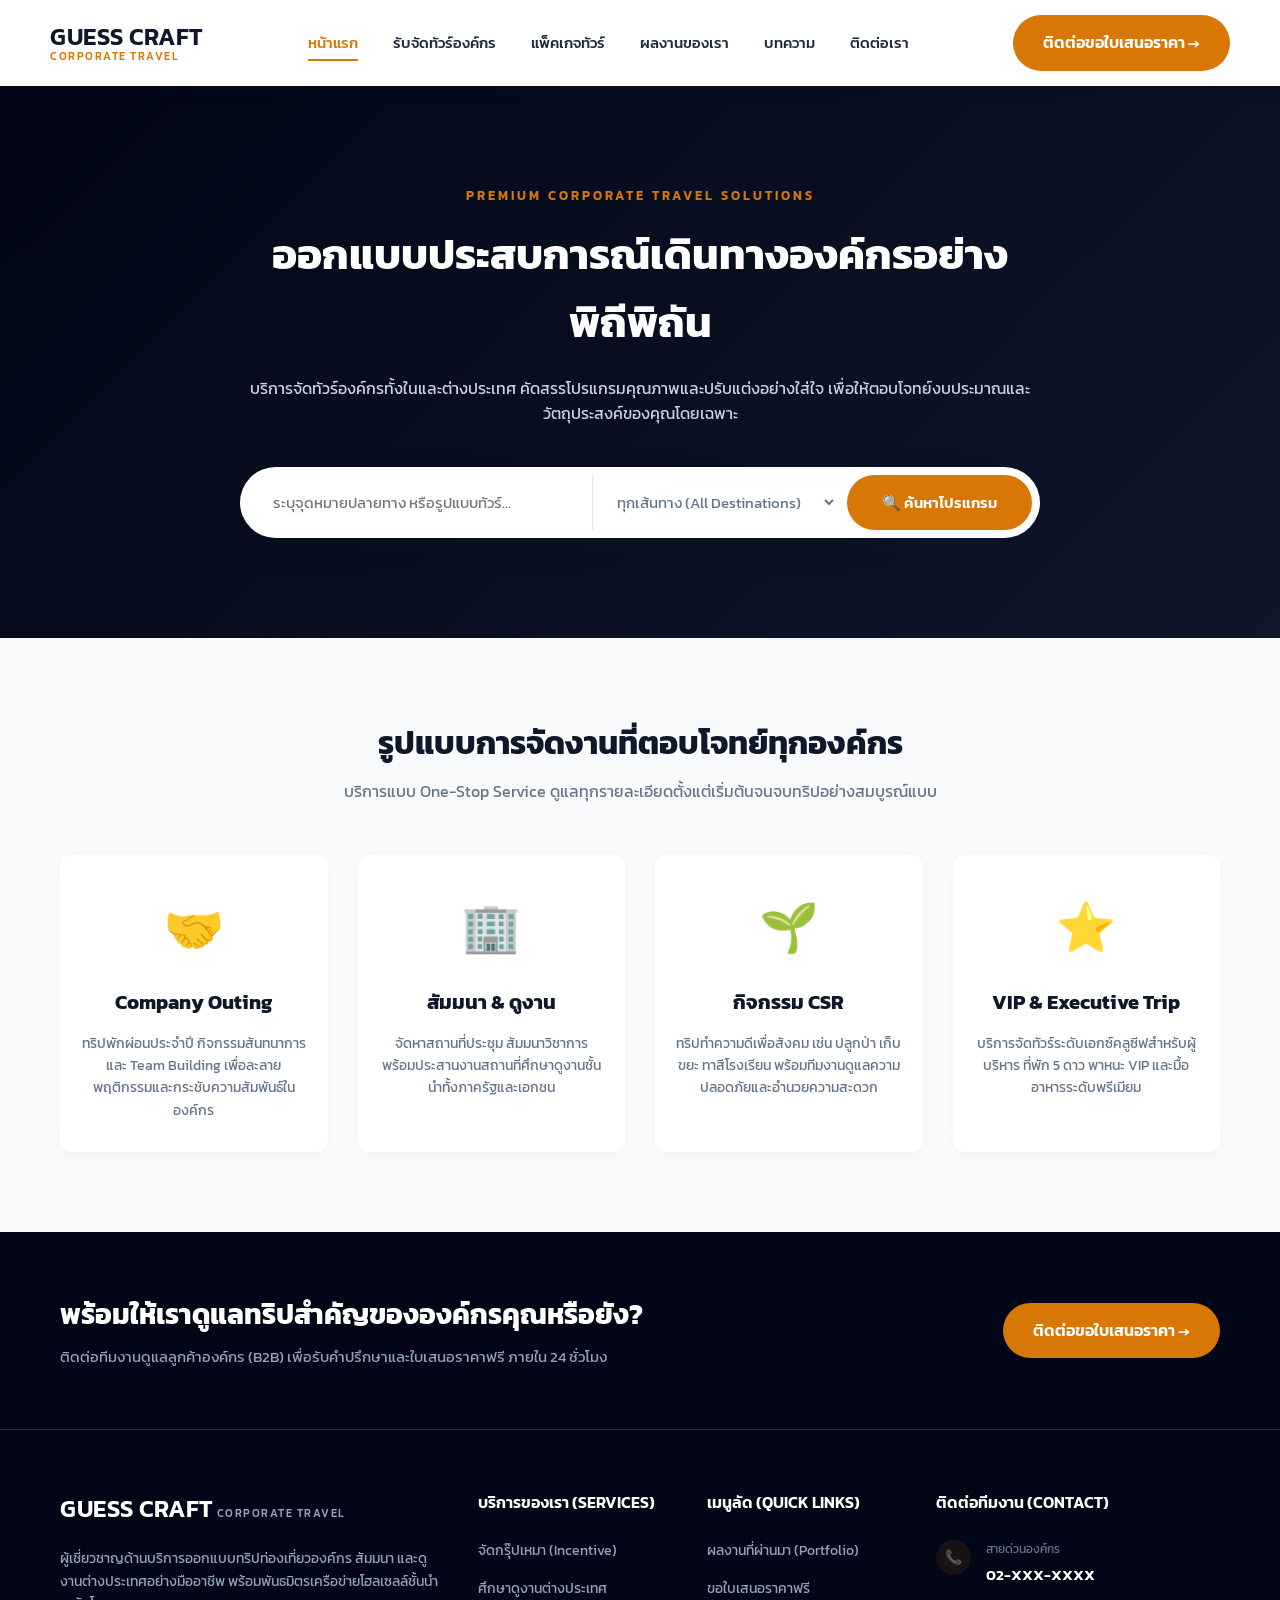
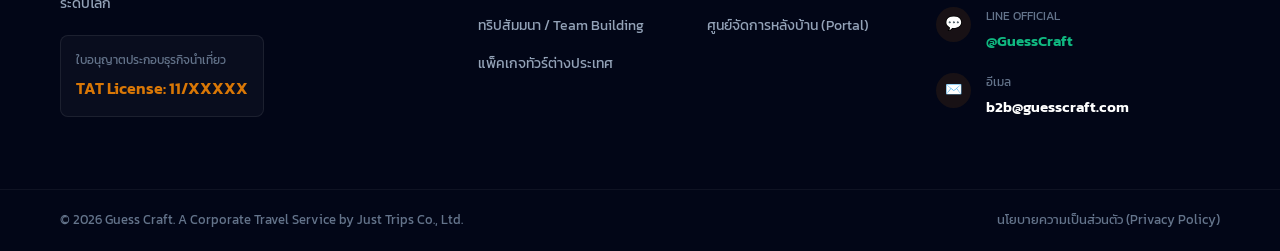
<file: index.html>
<!DOCTYPE html>
<html lang="th">
<head>
    <meta charset="UTF-8">
    <meta name="viewport" content="width=device-width, initial-scale=1.0">
    
    <!-- ==========================================
         SEO Meta Tags (อัปเดตใหม่ให้ตรงกับแบรนด์ Guess Craft)
         ========================================== -->
    <title>Guess Craft | บริการรับจัดทัวร์องค์กรระดับพรีเมียม (B2B)</title>
    <meta name="description" content="Guess Craft ผู้เชี่ยวชาญด้านบริการออกแบบและรับจัดทัวร์องค์กร (B2B) บริการครบวงจรทั้งในและต่างประเทศ จัดสัมมนา ศึกษาดูงาน และ Company Outing ด้วยประสบการณ์ระดับมืออาชีพ">
    <meta name="keywords" content="รับจัดทัวร์องค์กร, company outing, จัดสัมมนา, ศึกษาดูงานต่างประเทศ, บริษัททัวร์ B2B, Guess Craft">
    <meta name="robots" content="index, follow">
    
    <!-- นำเข้าฟอนต์ Kanit -->
    <link href="https://fonts.googleapis.com/css2?family=Kanit:wght@300;400;500;600&display=swap" rel="stylesheet">
    
    <!-- เชื่อมโยงไฟล์ CSS ศูนย์กลางของเรา -->
    <link rel="stylesheet" href="assets/css/style.css">
</head>
<body>

    <!-- แถบเมนูหลัก (Navbar) -->
    <nav class="navbar">
        <div class="logo">
            <span class="logo-text">GUESS CRAFT</span>
            <span class="logo-subtext">CORPORATE TRAVEL</span>
        </div>
        
        <!-- ปุ่ม Hamburger ☰ สำหรับมือถือ -->
        <div class="hamburger">☰</div>
        
        <ul class="nav-links">
            <li><a href="index.html" class="active">หน้าแรก</a></li>
            <li><a href="corporate.html">รับจัดทัวร์องค์กร</a></li>
            <li><a href="packages.html">แพ็คเกจทัวร์</a></li>
            <li><a href="portfolio.html">ผลงานของเรา</a></li>
            <li><a href="articles.html">บทความ</a></li> 
            <li><a href="contact.html">ติดต่อเรา</a></li>
        </ul>
        
        <a href="contact.html" class="btn-cta">ติดต่อขอใบเสนอราคา &rarr;</a>
    </nav>

    <!-- แบนเนอร์หลัก (Hero Section) ปรับคำโปรยให้ดูพรีเมียมและเข้ากับคำว่า Craft -->
    <header class="hero-section">
        <div class="hero-content">
            <p class="hero-subtitle">PREMIUM CORPORATE TRAVEL SOLUTIONS</p>
            <h1 class="hero-title">ออกแบบประสบการณ์เดินทางองค์กรอย่างพิถีพิถัน</h1>
            <p class="hero-desc">บริการจัดทัวร์องค์กรทั้งในและต่างประเทศ คัดสรรโปรแกรมคุณภาพและปรับแต่งอย่างใส่ใจ เพื่อให้ตอบโจทย์งบประมาณและวัตถุประสงค์ของคุณโดยเฉพาะ</p>
            
            <!-- กล่องค้นหา (คงไว้แต่ปรับ Placeholder ให้ดูโปรขึ้น) -->
            <form action="packages.html" method="GET" class="search-box">
                <input type="text" name="keyword" placeholder="ระบุจุดหมายปลายทาง หรือรูปแบบทัวร์..." class="search-input">
                
                <select name="region" class="search-select">
                    <option value="all">ทุกเส้นทาง (All Destinations)</option>
                    <option value="domestic">ในประเทศ (Domestic)</option>
                    <option value="asia">เอเชีย (Asia)</option>
                    <option value="europe">ยุโรป (Europe)</option>
                </select>
                
                <button type="submit" class="btn-search">🔍 ค้นหาโปรแกรม</button>
            </form>
        </div>
    </header>

    <!-- Section: รูปแบบบริการหลัก (Core Services) -->
    <section class="services-section">
        <div class="container">
            <h2 class="section-title">รูปแบบการจัดงานที่ตอบโจทย์ทุกองค์กร</h2>
            <p class="section-subtitle">บริการแบบ One-Stop Service ดูแลทุกรายละเอียดตั้งแต่เริ่มต้นจนจบทริปอย่างสมบูรณ์แบบ</p>
            
            <div class="services-grid">
                <!-- บริการที่ 1 -->
                <div class="service-card">
                    <div class="service-icon">🤝</div>
                    <h3 class="service-title">Company Outing</h3>
                    <p class="service-desc">ทริปพักผ่อนประจำปี กิจกรรมสันทนาการ และ Team Building เพื่อละลายพฤติกรรมและกระชับความสัมพันธ์ในองค์กร</p>
                </div>
                
                <!-- บริการที่ 2 -->
                <div class="service-card">
                    <div class="service-icon">🏢</div>
                    <h3 class="service-title">สัมมนา & ดูงาน</h3>
                    <p class="service-desc">จัดหาสถานที่ประชุม สัมมนาวิชาการ พร้อมประสานงานสถานที่ศึกษาดูงานชั้นนำทั้งภาครัฐและเอกชน</p>
                </div>
                
                <!-- บริการที่ 3 -->
                <div class="service-card">
                    <div class="service-icon">🌱</div>
                    <h3 class="service-title">กิจกรรม CSR</h3>
                    <p class="service-desc">ทริปทำความดีเพื่อสังคม เช่น ปลูกป่า เก็บขยะ ทาสีโรงเรียน พร้อมทีมงานดูแลความปลอดภัยและอำนวยความสะดวก</p>
                </div>
                
                <!-- บริการที่ 4 -->
                <div class="service-card">
                    <div class="service-icon">⭐</div>
                    <h3 class="service-title">VIP & Executive Trip</h3>
                    <p class="service-desc">บริการจัดทัวร์ระดับเอกซ์คลูซีฟสำหรับผู้บริหาร ที่พัก 5 ดาว พาหนะ VIP และมื้ออาหารระดับพรีเมียม</p>
                </div>
            </div>
        </div>
    </section>

    <!-- ==========================================
         แถบ Call to Action (CTA) กระตุ้นการตัดสินใจ
         ========================================== -->
    <section class="cta-section">
        <div class="container cta-container">
            <div class="cta-text">
                <h2>พร้อมให้เราดูแลทริปสำคัญขององค์กรคุณหรือยัง?</h2>
                <p>ติดต่อทีมงานดูแลลูกค้าองค์กร (B2B) เพื่อรับคำปรึกษาและใบเสนอราคาฟรี ภายใน 24 ชั่วโมง</p>
            </div>
            <a href="contact.html" class="btn-cta">ติดต่อขอใบเสนอราคา &rarr;</a>
        </div>
    </section>

    <!-- ==========================================
         Dark Premium Footer
         ========================================== -->
    <footer class="footer-dark">
        <div class="container footer-grid">
            <!-- คอลัมน์ 1: ข้อมูลบริษัท -->
            <div class="footer-col brand-col">
                <div class="footer-logo">
                    <span class="logo-text" style="color: #ffffff;">GUESS CRAFT</span>
                    <span class="logo-subtext" style="color: #94a3b8;">CORPORATE TRAVEL</span>
                </div>
                <p class="brand-desc">ผู้เชี่ยวชาญด้านบริการออกแบบทริปท่องเที่ยวองค์กร สัมมนา และดูงานต่างประเทศอย่างมืออาชีพ พร้อมพันธมิตรเครือข่ายโฮลเซลล์ชั้นนำระดับโลก</p>
                <div class="license-box">
                    <p class="license-title">ใบอนุญาตประกอบธุรกิจนำเที่ยว</p>
                    <!-- อย่าลืมแก้เลขที่ใบอนุญาตจริงตรงนี้นะครับ -->
                    <p class="license-no">TAT License: 11/XXXXX</p>
                </div>
            </div>

            <!-- คอลัมน์ 2: บริการของเรา -->
            <div class="footer-col">
                <h3>บริการของเรา (SERVICES)</h3>
                <ul>
                    <li><a href="corporate.html">จัดกรุ๊ปเหมา (Incentive)</a></li>
                    <li><a href="corporate.html">ศึกษาดูงานต่างประเทศ</a></li>
                    <li><a href="corporate.html">ทริปสัมมนา / Team Building</a></li>
                    <li><a href="packages.html">แพ็คเกจทัวร์ต่างประเทศ</a></li>
                </ul>
            </div>

            <!-- คอลัมน์ 3: เมนูลัด -->
            <div class="footer-col">
                <h3>เมนูลัด (QUICK LINKS)</h3>
                <ul>
                    <li><a href="portfolio.html">ผลงานที่ผ่านมา (Portfolio)</a></li>
                    <li><a href="contact.html">ขอใบเสนอราคาฟรี</a></li>
                    <li><a href="#">ศูนย์จัดการหลังบ้าน (Portal)</a></li>
                </ul>
            </div>

            <!-- คอลัมน์ 4: ติดต่อทีมงาน -->
            <div class="footer-col contact-col">
                <h3>ติดต่อทีมงาน (CONTACT)</h3>
                <div class="footer-contact-item">
                    <div class="icon">📞</div>
                    <div>
                        <p class="label">สายด่วนองค์กร</p>
                        <p class="value">02-XXX-XXXX</p>
                    </div>
                </div>
                <div class="footer-contact-item">
                    <div class="icon">💬</div>
                    <div>
                        <p class="label">LINE OFFICIAL</p>
                        <p class="value" style="color: #10b981;">@GuessCraft</p>
                    </div>
                </div>
                <div class="footer-contact-item">
                    <div class="icon">✉️</div>
                    <div>
                        <p class="label">อีเมล</p>
                        <p class="value">b2b@guesscraft.com</p>
                    </div>
                </div>
            </div>
        </div>
        
        <div class="footer-bottom">
            <div class="container bottom-flex">
                <p>&copy; 2026 Guess Craft. A Corporate Travel Service by Just Trips Co., Ltd.</p>
                <a href="#">นโยบายความเป็นส่วนตัว (Privacy Policy)</a>
            </div>
        </div>
    </footer>

    <!-- Script ต้องอยู่ก่อนปิด body เสมอ -->
    <script src="assets/js/main.js"></script>
</body>
</html>
</file>
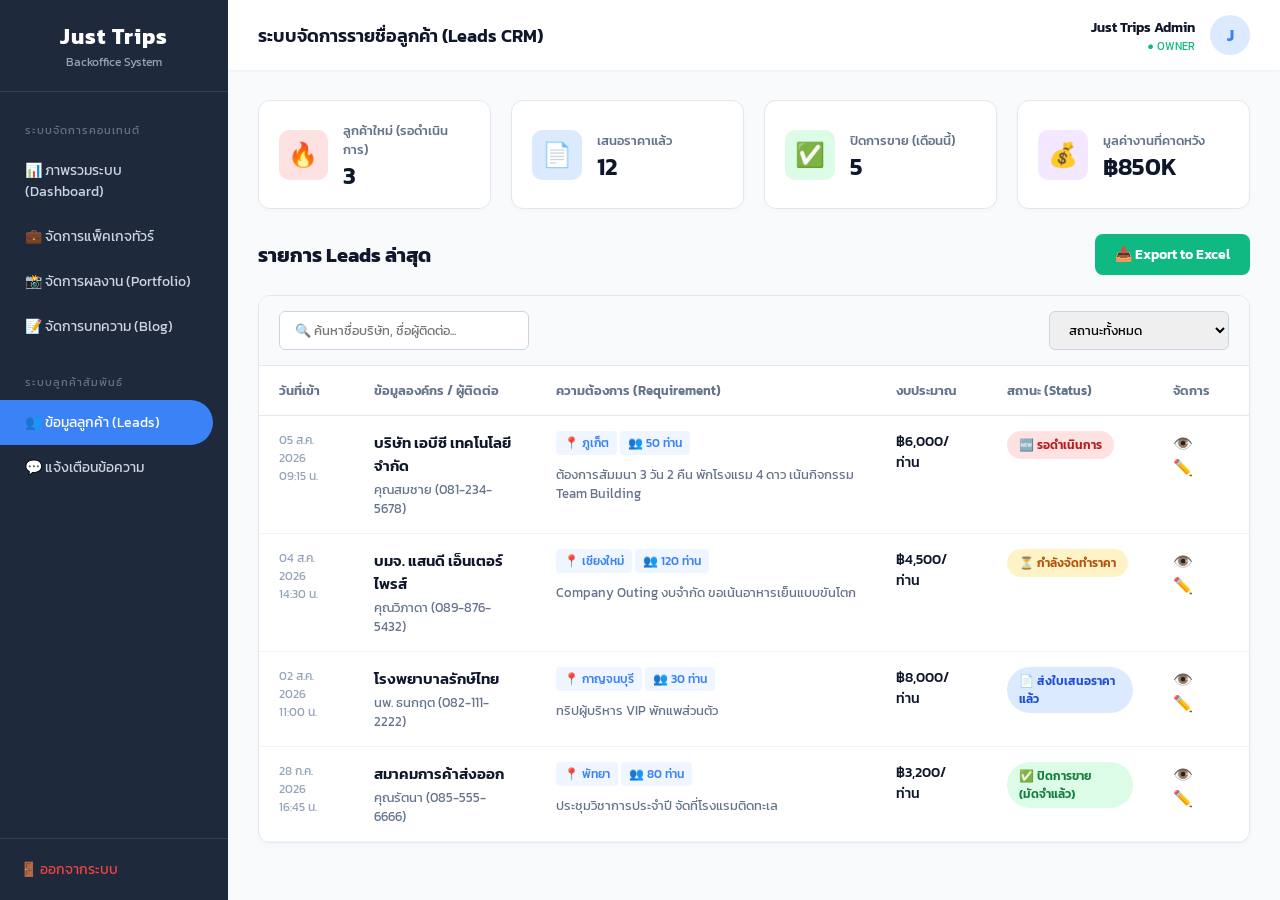
<file: admin-leads.html>
<!DOCTYPE html>
<html lang="th">
<head>
    <meta charset="UTF-8">
    <meta name="viewport" content="width=device-width, initial-scale=1.0">
    <title>ข้อมูลลูกค้า (Leads) | Just Trips Backoffice</title>
    <link href="https://fonts.googleapis.com/css2?family=Kanit:wght@300;400;500;600&display=swap" rel="stylesheet">
    
    <style>
        /* =========================================
           CSS สำหรับ Admin Panel (โครงสร้างหลัก)
           ========================================= */
        :root {
            --admin-primary: #1e293b; 
            --admin-secondary: #3b82f6; 
            --admin-bg: #f8fafc; 
            --admin-card: #ffffff;
            --admin-text: #334155;
            --admin-border: #e2e8f0;
        }

        * { margin: 0; padding: 0; box-sizing: border-box; font-family: 'Kanit', sans-serif; }
        body { background-color: var(--admin-bg); color: var(--admin-text); display: flex; height: 100vh; overflow: hidden; }

        /* Sidebar */
        .sidebar { width: 260px; background-color: var(--admin-primary); color: #fff; display: flex; flex-direction: column; }
        .sidebar-header { padding: 20px; text-align: center; border-bottom: 1px solid rgba(255,255,255,0.1); }
        .sidebar-header h2 { font-size: 22px; color: #fff; letter-spacing: 1px; }
        .sidebar-header p { font-size: 12px; color: #94a3b8; }
        .sidebar-menu { list-style: none; padding: 20px 0; flex-grow: 1; overflow-y: auto; }
        .menu-category { font-size: 11px; color: #64748b; padding: 10px 25px; text-transform: uppercase; letter-spacing: 1px; }
        .sidebar-menu li a { display: flex; align-items: center; gap: 15px; padding: 12px 25px; color: #cbd5e1; text-decoration: none; font-size: 14px; transition: 0.2s; }
        .sidebar-menu li a:hover, .sidebar-menu li a.active { background-color: var(--admin-secondary); color: #fff; border-radius: 0 25px 25px 0; margin-right: 15px; }
        .sidebar-footer { padding: 20px; border-top: 1px solid rgba(255,255,255,0.1); }
        .btn-logout { color: #ef4444; text-decoration: none; font-size: 14px; display: flex; align-items: center; gap: 10px; }

        /* Main Content */
        .main-content { flex-grow: 1; display: flex; flex-direction: column; overflow-y: auto; }
        .topbar { background-color: var(--admin-card); height: 70px; padding: 0 30px; display: flex; justify-content: space-between; align-items: center; box-shadow: 0 1px 3px rgba(0,0,0,0.05); z-index: 10; }
        .topbar-title { font-size: 18px; font-weight: 600; color: #0f172a; }
        .user-profile { display: flex; align-items: center; gap: 15px; }
        .user-info { text-align: right; }
        .user-name { font-size: 14px; font-weight: 600; color: #0f172a; }
        .user-role { font-size: 11px; color: #10b981; }
        .avatar { width: 40px; height: 40px; background-color: #dbeafe; color: var(--admin-secondary); border-radius: 50%; display: flex; align-items: center; justify-content: center; font-weight: bold; }

        .content-wrapper { padding: 30px; max-width: 1200px; margin: 0 auto; width: 100%; }

        /* =========================================
           CSS สำหรับ Leads CRM 
           ========================================= */
        .page-header-actions { display: flex; justify-content: space-between; align-items: center; margin-bottom: 20px; }
        .page-header-actions h3 { color: #0f172a; font-size: 20px; }
        
        .btn { padding: 10px 20px; border-radius: 8px; font-size: 14px; font-weight: 600; cursor: pointer; transition: 0.2s; border: none; text-decoration: none; display: inline-block; }
        .btn-primary { background-color: var(--admin-secondary); color: #fff; }
        .btn-primary:hover { background-color: #2563eb; }
        .btn-export { background-color: #10b981; color: #fff; }
        .btn-export:hover { background-color: #059669; }

        /* การ์ดสรุปยอด (KPI Cards) */
        .kpi-grid { display: grid; grid-template-columns: repeat(4, 1fr); gap: 20px; margin-bottom: 25px; }
        .kpi-card { background-color: var(--admin-card); padding: 20px; border-radius: 12px; border: 1px solid var(--admin-border); box-shadow: 0 2px 4px rgba(0,0,0,0.02); display: flex; align-items: center; gap: 15px; }
        .kpi-icon { width: 50px; height: 50px; border-radius: 10px; display: flex; justify-content: center; align-items: center; font-size: 24px; }
        .kpi-info h4 { font-size: 13px; color: #64748b; font-weight: 500; margin-bottom: 5px; }
        .kpi-info .kpi-value { font-size: 24px; font-weight: 600; color: #0f172a; line-height: 1; }

        /* ตาราง Leads */
        .table-container { background-color: var(--admin-card); border-radius: 12px; box-shadow: 0 4px 6px rgba(0,0,0,0.02); border: 1px solid var(--admin-border); overflow: hidden; }
        .table-toolbar { padding: 15px 20px; border-bottom: 1px solid var(--admin-border); display: flex; justify-content: space-between; background-color: #f8fafc; }
        .search-input { padding: 8px 15px; border: 1px solid #cbd5e1; border-radius: 6px; font-size: 13px; width: 250px; outline: none; }
        
        table { width: 100%; border-collapse: collapse; text-align: left; }
        th { padding: 15px 20px; font-size: 13px; font-weight: 600; color: #64748b; background-color: #ffffff; border-bottom: 1px solid var(--admin-border); }
        td { padding: 15px 20px; font-size: 14px; color: #334155; border-bottom: 1px solid #f1f5f9; vertical-align: top; }
        tr:hover td { background-color: #f8fafc; }

        .lead-company { font-weight: 600; color: #0f172a; margin-bottom: 3px; font-size: 15px; }
        .lead-contact { font-size: 13px; color: #64748b; }
        .lead-date { font-size: 12px; color: #94a3b8; }
        
        .req-highlight { display: inline-block; background-color: #eff6ff; color: var(--admin-secondary); padding: 3px 8px; border-radius: 4px; font-size: 12px; font-weight: 500; margin-bottom: 5px; }

        /* ป้ายสถานะ B2B Sales */
        .status-badge { padding: 5px 12px; border-radius: 50px; font-size: 12px; font-weight: 600; display: inline-block; }
        .status-new { background-color: #fee2e2; color: #b91c1c; } /* สีแดง: งานใหม่ต้องรีบโทร */
        .status-contacted { background-color: #fef3c7; color: #b45309; } /* สีเหลือง: กำลังคุย */
        .status-quoted { background-color: #dbeafe; color: #1d4ed8; } /* สีน้ำเงิน: ส่งใบเสนอราคาแล้ว */
        .status-won { background-color: #dcfce7; color: #15803d; } /* สีเขียว: ปิดการขาย */

        .action-links a { color: #64748b; text-decoration: none; font-size: 16px; margin-right: 10px; transition: 0.2s; }
        .action-links a:hover { color: var(--admin-secondary); }
    </style>
</head>
<body>

    <!-- Sidebar -->
    <aside class="sidebar">
        <div class="sidebar-header">
            <h2>Just Trips</h2>
            <p>Backoffice System</p>
        </div>
        <ul class="sidebar-menu">
            <div class="menu-category">ระบบจัดการคอนเทนต์</div>
            <li><a href="#">📊 ภาพรวมระบบ (Dashboard)</a></li>
            <li><a href="admin-packages.html">💼 จัดการแพ็คเกจทัวร์</a></li>
            <li><a href="#">📸 จัดการผลงาน (Portfolio)</a></li>
            <li><a href="#">📝 จัดการบทความ (Blog)</a></li>
            
            <div class="menu-category" style="margin-top: 15px;">ระบบลูกค้าสัมพันธ์</div>
            <!-- Active เมนูอยู่ที่นี่ -->
            <li><a href="admin-leads.html" class="active">👥 ข้อมูลลูกค้า (Leads)</a></li>
            <li><a href="#">💬 แจ้งเตือนข้อความ</a></li>
        </ul>
        <div class="sidebar-footer">
            <a href="#" class="btn-logout">🚪 ออกจากระบบ</a>
        </div>
    </aside>

    <!-- Main Content -->
    <main class="main-content">
        
        <header class="topbar">
            <div class="topbar-title">ระบบจัดการรายชื่อลูกค้า (Leads CRM)</div>
            <div class="user-profile">
                <div class="user-info">
                    <div class="user-name">Just Trips Admin</div>
                    <div class="user-role">● OWNER</div>
                </div>
                <div class="avatar">J</div>
            </div>
        </header>

        <div class="content-wrapper">
            
            <!-- KPI Cards -->
            <div class="kpi-grid">
                <div class="kpi-card">
                    <div class="kpi-icon" style="background-color: #fee2e2; color: #ef4444;">🔥</div>
                    <div class="kpi-info">
                        <h4>ลูกค้าใหม่ (รอดำเนินการ)</h4>
                        <div class="kpi-value">3</div>
                    </div>
                </div>
                <div class="kpi-card">
                    <div class="kpi-icon" style="background-color: #dbeafe; color: #3b82f6;">📄</div>
                    <div class="kpi-info">
                        <h4>เสนอราคาแล้ว</h4>
                        <div class="kpi-value">12</div>
                    </div>
                </div>
                <div class="kpi-card">
                    <div class="kpi-icon" style="background-color: #dcfce7; color: #10b981;">✅</div>
                    <div class="kpi-info">
                        <h4>ปิดการขาย (เดือนนี้)</h4>
                        <div class="kpi-value">5</div>
                    </div>
                </div>
                <div class="kpi-card">
                    <div class="kpi-icon" style="background-color: #f3e8ff; color: #a855f7;">💰</div>
                    <div class="kpi-info">
                        <h4>มูลค่างานที่คาดหวัง</h4>
                        <div class="kpi-value">฿850K</div>
                    </div>
                </div>
            </div>

            <div class="page-header-actions">
                <h3>รายการ Leads ล่าสุด</h3>
                <a href="#" class="btn btn-export">📥 Export to Excel</a>
            </div>

            <!-- ตารางข้อมูลลูกค้า -->
            <div class="table-container">
                <div class="table-toolbar">
                    <input type="text" class="search-input" placeholder="🔍 ค้นหาชื่อบริษัท, ชื่อผู้ติดต่อ...">
                    <select class="search-input" style="width: 180px;">
                        <option>สถานะทั้งหมด</option>
                        <option>🆕 ลูกค้าใหม่</option>
                        <option>⏳ กำลังติดต่อ</option>
                        <option>📄 เสนอราคาแล้ว</option>
                        <option>✅ ปิดการขาย</option>
                    </select>
                </div>
                
                <table>
                    <thead>
                        <tr>
                            <th>วันที่เข้า</th>
                            <th>ข้อมูลองค์กร / ผู้ติดต่อ</th>
                            <th>ความต้องการ (Requirement)</th>
                            <th>งบประมาณ</th>
                            <th>สถานะ (Status)</th>
                            <th>จัดการ</th>
                        </tr>
                    </thead>
                    <tbody>
                        <!-- Lead 1: ลูกค้าใหม่เพิ่งกรอกฟอร์ม -->
                        <tr>
                            <td>
                                <div class="lead-date">05 ส.ค. 2026</div>
                                <div class="lead-date">09:15 น.</div>
                            </td>
                            <td>
                                <div class="lead-company">บริษัท เอบีซี เทคโนโลยี จำกัด</div>
                                <div class="lead-contact">คุณสมชาย (081-234-5678)</div>
                            </td>
                            <td>
                                <span class="req-highlight">📍 ภูเก็ต</span> <span class="req-highlight">👥 50 ท่าน</span>
                                <div style="font-size: 13px; color: #64748b; margin-top: 5px;">ต้องการสัมมนา 3 วัน 2 คืน พักโรงแรม 4 ดาว เน้นกิจกรรม Team Building</div>
                            </td>
                            <td style="font-weight: 500; color: #0f172a;">฿6,000/ท่าน</td>
                            <td><span class="status-badge status-new">🆕 รอดำเนินการ</span></td>
                            <td class="action-links">
                                <a href="#" title="ดูรายละเอียด">👁️</a>
                                <a href="#" title="อัปเดตสถานะ">✏️</a>
                            </td>
                        </tr>

                        <!-- Lead 2: กำลังทำใบเสนอราคา -->
                        <tr>
                            <td>
                                <div class="lead-date">04 ส.ค. 2026</div>
                                <div class="lead-date">14:30 น.</div>
                            </td>
                            <td>
                                <div class="lead-company">บมจ. แสนดี เอ็นเตอร์ไพรส์</div>
                                <div class="lead-contact">คุณวิภาดา (089-876-5432)</div>
                            </td>
                            <td>
                                <span class="req-highlight">📍 เชียงใหม่</span> <span class="req-highlight">👥 120 ท่าน</span>
                                <div style="font-size: 13px; color: #64748b; margin-top: 5px;">Company Outing งบจำกัด ขอเน้นอาหารเย็นแบบขันโตก</div>
                            </td>
                            <td style="font-weight: 500; color: #0f172a;">฿4,500/ท่าน</td>
                            <td><span class="status-badge status-contacted">⏳ กำลังจัดทำราคา</span></td>
                            <td class="action-links">
                                <a href="#" title="ดูรายละเอียด">👁️</a>
                                <a href="#" title="อัปเดตสถานะ">✏️</a>
                            </td>
                        </tr>

                        <!-- Lead 3: เสนอราคาแล้ว รอตัดสินใจ -->
                        <tr>
                            <td>
                                <div class="lead-date">02 ส.ค. 2026</div>
                                <div class="lead-date">11:00 น.</div>
                            </td>
                            <td>
                                <div class="lead-company">โรงพยาบาลรักษ์ไทย</div>
                                <div class="lead-contact">นพ. ธนกฤต (082-111-2222)</div>
                            </td>
                            <td>
                                <span class="req-highlight">📍 กาญจนบุรี</span> <span class="req-highlight">👥 30 ท่าน</span>
                                <div style="font-size: 13px; color: #64748b; margin-top: 5px;">ทริปผู้บริหาร VIP พักแพส่วนตัว</div>
                            </td>
                            <td style="font-weight: 500; color: #0f172a;">฿8,000/ท่าน</td>
                            <td><span class="status-badge status-quoted">📄 ส่งใบเสนอราคาแล้ว</span></td>
                            <td class="action-links">
                                <a href="#" title="ดูรายละเอียด">👁️</a>
                                <a href="#" title="อัปเดตสถานะ">✏️</a>
                            </td>
                        </tr>

                        <!-- Lead 4: ปิดการขายสำเร็จ -->
                        <tr>
                            <td>
                                <div class="lead-date">28 ก.ค. 2026</div>
                                <div class="lead-date">16:45 น.</div>
                            </td>
                            <td>
                                <div class="lead-company">สมาคมการค้าส่งออก</div>
                                <div class="lead-contact">คุณรัตนา (085-555-6666)</div>
                            </td>
                            <td>
                                <span class="req-highlight">📍 พัทยา</span> <span class="req-highlight">👥 80 ท่าน</span>
                                <div style="font-size: 13px; color: #64748b; margin-top: 5px;">ประชุมวิชาการประจำปี จัดที่โรงแรมติดทะเล</div>
                            </td>
                            <td style="font-weight: 500; color: #0f172a;">฿3,200/ท่าน</td>
                            <td><span class="status-badge status-won">✅ ปิดการขาย (มัดจำแล้ว)</span></td>
                            <td class="action-links">
                                <a href="#" title="ดูรายละเอียด">👁️</a>
                                <a href="#" title="อัปเดตสถานะ">✏️</a>
                            </td>
                        </tr>
                    </tbody>
                </table>
            </div>

        </div>
    </main>

</body>
</html>
</file>
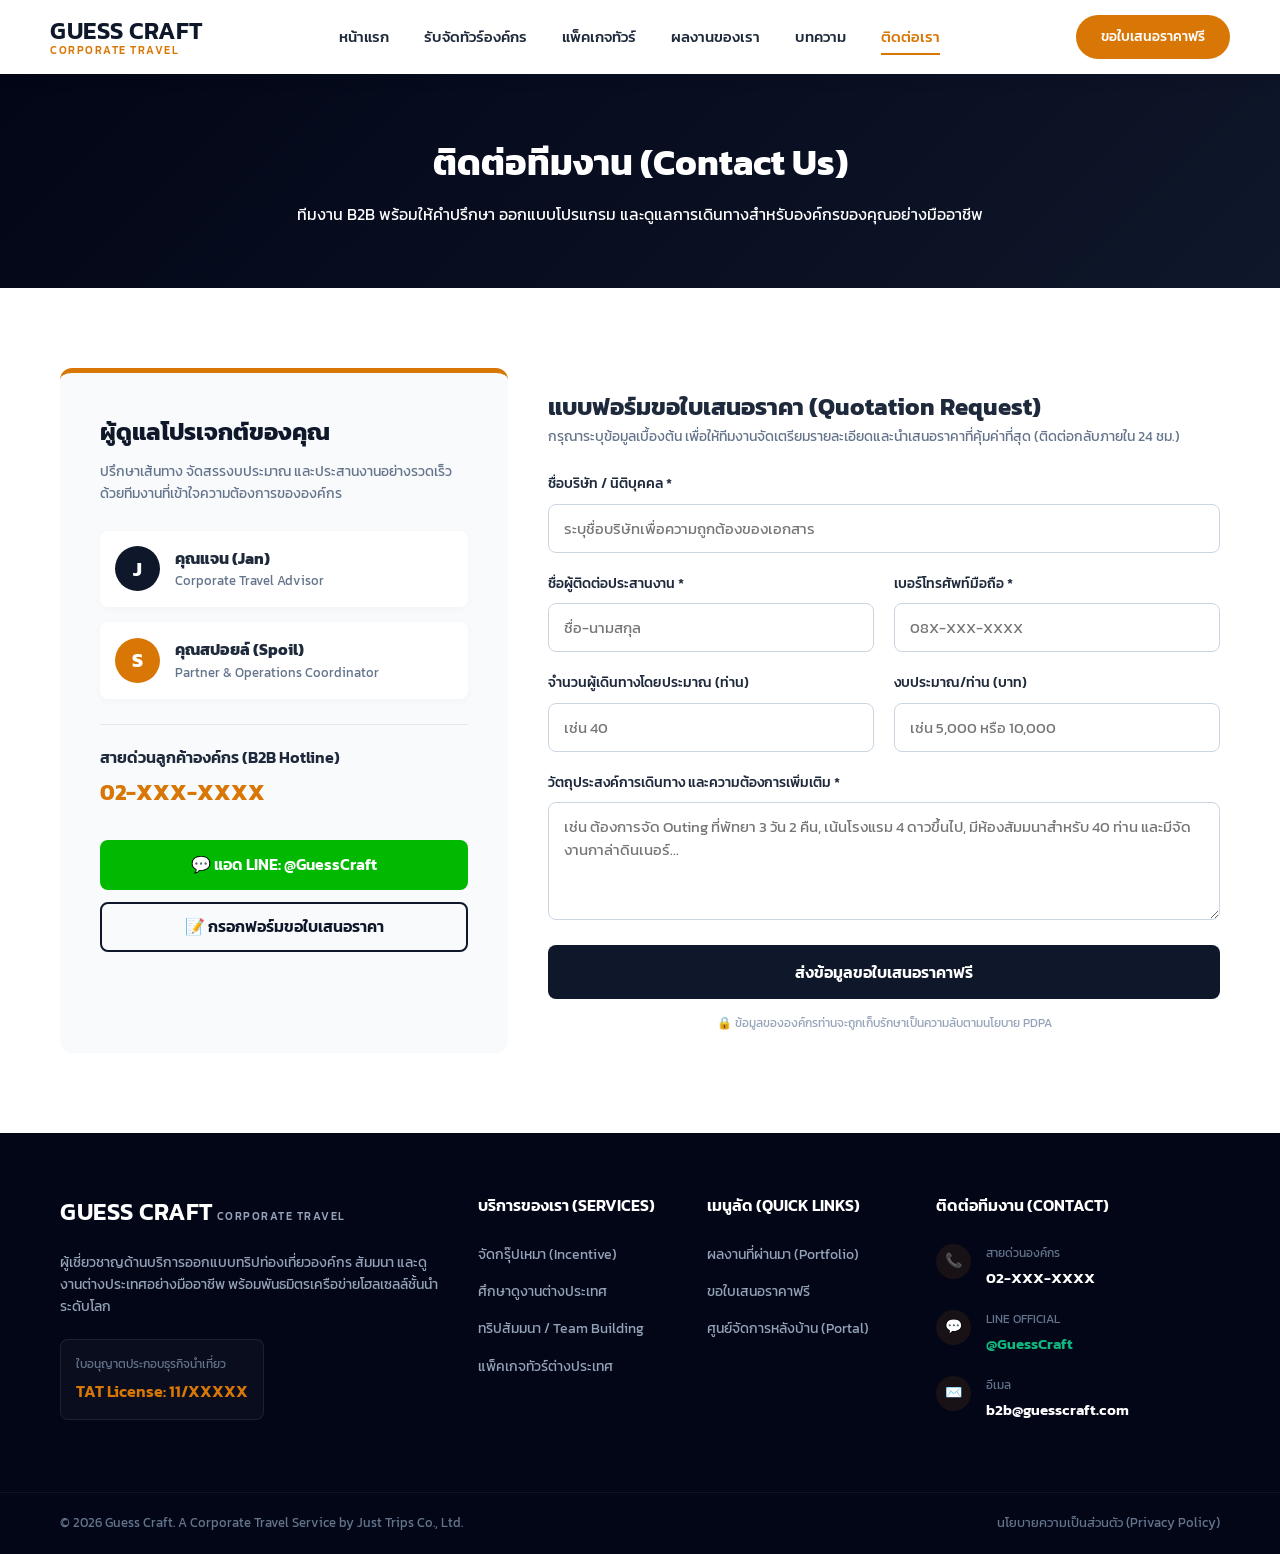
<file: contact.html>
<!DOCTYPE html>
<html lang="th">
<head>
    <meta charset="UTF-8">
    <meta name="viewport" content="width=device-width, initial-scale=1.0">
    
    <!-- ==========================================
         SEO Meta Tags (อัปเดตสำหรับแบรนด์ Guess Craft)
         ========================================== -->
    <title>ติดต่อทีมงานผู้เชี่ยวชาญ ขอใบเสนอราคาจัดทัวร์องค์กร | Guess Craft</title>
    <meta name="description" content="ติดต่อทีมงาน Guess Craft ผู้เชี่ยวชาญด้าน Corporate Travel (B2B) เพื่อรับคำปรึกษา ออกแบบเส้นทาง และขอใบเสนอราคาจัดทัวร์องค์กร สัมมนา ฟรี ภายใน 24 ชั่วโมง">
    <meta name="keywords" content="ติดต่อบริษัททัวร์ B2B, ขอใบเสนอราคาทัวร์องค์กร, เบอร์โทรบริษัททัวร์, จัดสัมมนาองค์กร, Guess Craft">
    <meta name="robots" content="index, follow">
    
    <link href="https://fonts.googleapis.com/css2?family=Kanit:wght@300;400;500;600&display=swap" rel="stylesheet">
    <link rel="stylesheet" href="assets/css/style.css">
</head>
<body>

    <!-- แถบเมนูหลัก -->
    <nav class="navbar">
        <div class="logo">
            <span class="logo-text">GUESS CRAFT</span>
            <span class="logo-subtext">CORPORATE TRAVEL</span>
        </div>
        
        <div class="hamburger">☰</div>
        
        <ul class="nav-links">
            <li><a href="index.html">หน้าแรก</a></li>
            <li><a href="corporate.html">รับจัดทัวร์องค์กร</a></li>
            <li><a href="packages.html">แพ็คเกจทัวร์</a></li>
            <li><a href="portfolio.html">ผลงานของเรา</a></li>
            <li><a href="articles.html">บทความ</a></li>
            <li><a href="contact.html" class="active">ติดต่อเรา</a></li>
        </ul>
        
        <a href="contact.html" class="btn-primary">ขอใบเสนอราคาฟรี</a>
    </nav>

    <!-- หัวเพจย่อย -->
    <div class="page-header">
        <h1>ติดต่อทีมงาน (Contact Us)</h1>
        <p>ทีมงาน B2B พร้อมให้คำปรึกษา ออกแบบโปรแกรม และดูแลการเดินทางสำหรับองค์กรของคุณอย่างมืออาชีพ</p>
    </div>

    <!-- Section: ติดต่อและขอใบเสนอราคา -->
    <section class="contact-page-section">
        <div class="container contact-container">
            
            <div class="contact-info">
                <h3>ผู้ดูแลโปรเจกต์ของคุณ</h3>
                <p class="contact-desc">ปรึกษาเส้นทาง จัดสรรงบประมาณ และประสานงานอย่างรวดเร็วด้วยทีมงานที่เข้าใจความต้องการขององค์กร</p>
                
                <div class="team-member">
                    <div class="team-avatar" style="background-color: var(--primary-dark);">J</div>
                    <div class="team-details">
                        <h4>คุณแจน (Jan)</h4>
                        <p>Corporate Travel Advisor</p>
                    </div>
                </div>
                
                <div class="team-member">
                    <!-- ปรับสีโปรไฟล์ให้เป็นสีทองพรีเมียม -->
                    <div class="team-avatar" style="background-color: var(--accent-gold);">S</div>
                    <div class="team-details">
                        <h4>คุณสปอยล์ (Spoil)</h4>
                        <p>Partner & Operations Coordinator</p>
                    </div>
                </div>

                <div class="contact-hotline">
                    <p>สายด่วนลูกค้าองค์กร (B2B Hotline)</p>
                    <h4>02-XXX-XXXX</h4>
                </div>

                <div class="action-buttons">
                    <a href="https://line.me/R/ti/p/@GuessCraft" target="_blank" class="btn-line">
                        💬 แอด LINE: @GuessCraft
                    </a>
                    <a href="#leadForm" class="btn-outline">
                        📝 กรอกฟอร์มขอใบเสนอราคา
                    </a>
                </div>
            </div>

            <!-- แบบฟอร์มขอใบเสนอราคา -->
            <div class="quote-form-container">
                <h3 id="leadForm">แบบฟอร์มขอใบเสนอราคา (Quotation Request)</h3>
                <p class="form-desc">กรุณาระบุข้อมูลเบื้องต้น เพื่อให้ทีมงานจัดเตรียมรายละเอียดและนำเสนอราคาที่คุ้มค่าที่สุด (ติดต่อกลับภายใน 24 ชม.)</p>
                
                <!-- เตรียม action ไว้สำหรับการเชื่อมต่อระบบหลังบ้านในสเตปถัดไป -->
                <form action="" method="POST" id="corporateLeadForm">
                    <div class="form-grid">
                        <div class="form-group full-width">
                            <label>ชื่อบริษัท / นิติบุคคล *</label>
                            <input type="text" name="company" placeholder="ระบุชื่อบริษัทเพื่อความถูกต้องของเอกสาร" required>
                        </div>
                        <div class="form-group">
                            <label>ชื่อผู้ติดต่อประสานงาน *</label>
                            <input type="text" name="contact_name" placeholder="ชื่อ-นามสกุล" required>
                        </div>
                        <div class="form-group">
                            <label>เบอร์โทรศัพท์มือถือ *</label>
                            <input type="tel" name="phone" placeholder="08X-XXX-XXXX" required>
                        </div>
                        <div class="form-group">
                            <label>จำนวนผู้เดินทางโดยประมาณ (ท่าน)</label>
                            <input type="number" name="pax" placeholder="เช่น 40">
                        </div>
                        <div class="form-group">
                            <label>งบประมาณ/ท่าน (บาท)</label>
                            <input type="number" name="budget" placeholder="เช่น 5,000 หรือ 10,000">
                        </div>
                        <div class="form-group full-width">
                            <label>วัตถุประสงค์การเดินทาง และความต้องการเพิ่มเติม *</label>
                            <textarea name="requirements" rows="4" placeholder="เช่น ต้องการจัด Outing ที่พัทยา 3 วัน 2 คืน, เน้นโรงแรม 4 ดาวขึ้นไป, มีห้องสัมมนาสำหรับ 40 ท่าน และมีจัดงานกาล่าดินเนอร์..." required></textarea>
                        </div>
                    </div>
                    <button type="submit" class="btn-submit">ส่งข้อมูลขอใบเสนอราคาฟรี</button>
                    <p class="privacy-note">🔒 ข้อมูลขององค์กรท่านจะถูกเก็บรักษาเป็นความลับตามนโยบาย PDPA</p>
                </form>
            </div>
        </div>
    </section>

    <!-- Footer ส่วนท้ายเว็บ (ซิงค์ให้เหมือนหน้า index และ corporate) -->
    <footer class="footer-dark">
        <div class="container footer-grid">
            <div class="footer-col brand-col">
                <div class="footer-logo">
                    <span class="logo-text" style="color: #ffffff;">GUESS CRAFT</span>
                    <span class="logo-subtext" style="color: #94a3b8;">CORPORATE TRAVEL</span>
                </div>
                <p class="brand-desc">ผู้เชี่ยวชาญด้านบริการออกแบบทริปท่องเที่ยวองค์กร สัมมนา และดูงานต่างประเทศอย่างมืออาชีพ พร้อมพันธมิตรเครือข่ายโฮลเซลล์ชั้นนำระดับโลก</p>
                <div class="license-box">
                    <p class="license-title">ใบอนุญาตประกอบธุรกิจนำเที่ยว</p>
                    <p class="license-no">TAT License: 11/XXXXX</p>
                </div>
            </div>
            <div class="footer-col">
                <h3>บริการของเรา (SERVICES)</h3>
                <ul>
                    <li><a href="corporate.html">จัดกรุ๊ปเหมา (Incentive)</a></li>
                    <li><a href="corporate.html">ศึกษาดูงานต่างประเทศ</a></li>
                    <li><a href="corporate.html">ทริปสัมมนา / Team Building</a></li>
                    <li><a href="packages.html">แพ็คเกจทัวร์ต่างประเทศ</a></li>
                </ul>
            </div>
            <div class="footer-col">
                <h3>เมนูลัด (QUICK LINKS)</h3>
                <ul>
                    <li><a href="portfolio.html">ผลงานที่ผ่านมา (Portfolio)</a></li>
                    <li><a href="contact.html">ขอใบเสนอราคาฟรี</a></li>
                    <li><a href="#">ศูนย์จัดการหลังบ้าน (Portal)</a></li>
                </ul>
            </div>
            <div class="footer-col contact-col">
                <h3>ติดต่อทีมงาน (CONTACT)</h3>
                <div class="footer-contact-item">
                    <div class="icon">📞</div>
                    <div><p class="label">สายด่วนองค์กร</p><p class="value">02-XXX-XXXX</p></div>
                </div>
                <div class="footer-contact-item">
                    <div class="icon">💬</div>
                    <div><p class="label">LINE OFFICIAL</p><p class="value" style="color: #10b981;">@GuessCraft</p></div>
                </div>
                <div class="footer-contact-item">
                    <div class="icon">✉️</div>
                    <div><p class="label">อีเมล</p><p class="value">b2b@guesscraft.com</p></div>
                </div>
            </div>
        </div>
        <div class="footer-bottom">
            <div class="container bottom-flex">
                <p>&copy; 2026 Guess Craft. A Corporate Travel Service by Just Trips Co., Ltd.</p>
                <a href="#">นโยบายความเป็นส่วนตัว (Privacy Policy)</a>
            </div>
        </div>
    </footer>

    <script src="assets/js/main.js"></script>
</body>
</html>
</file>
<file: assets/css/style.css>
/* =========================================
   1. Base & Variables (ตัวแปรสีและฟอนต์หลัก)
   ========================================= */
   :root {
    --primary-dark: #0f172a;    /* สี Midnight Navy สื่อถึงความมั่นคง พรีเมียม และเป็นมืออาชีพ */
    --accent-gold: #d97706;     /* สี Craft Gold สำหรับปุ่มและจุดเด่น สื่อถึงความพิถีพิถัน */
    --accent-hover: #b45309;    /* สีทองเข้ม สำหรับเวลาเอาเมาส์ชี้ */
    --dark-text: #1e293b;       /* สีตัวอักษรหลัก (ดำอมน้ำเงิน) */
    --gray-text: #64748b;       /* สีตัวอักษรรอง */
    --bg-light: #f8fafc;        /* สีพื้นหลังเว็บไซต์สะอาดตา */
    --white: #ffffff;
}

* {
    margin: 0;
    padding: 0;
    box-sizing: border-box;
    font-family: 'Kanit', sans-serif;
}

body {
    background-color: var(--bg-light);
    color: var(--dark-text);
    line-height: 1.6;
}

/* =========================================
   2. Navigation Bar (แถบเมนูด้านบน)
   ========================================= */
.navbar {
    background-color: var(--white);
    padding: 15px 50px;
    display: flex;
    justify-content: space-between;
    align-items: center;
    box-shadow: 0 4px 20px rgba(0,0,0,0.03); /* ปรับเงาให้ฟุ้งและดูแพงขึ้น */
    
    position: sticky;
    top: 0;
    z-index: 1000;
}

.logo {
    display: flex;
    flex-direction: column;
    line-height: 1.1;
}
.logo-text {
    font-size: 24px;
    font-weight: 600;
    color: var(--primary-dark);
    letter-spacing: 0.5px;
}
.logo-subtext {
    font-size: 11px;
    font-weight: 500;
    letter-spacing: 1.5px;
    color: var(--accent-gold); /* ใช้สีทองดันแบรนด์ให้เด่น */
}

.nav-links {
    display: flex;
    list-style: none;
    gap: 35px;
}
.nav-links li a {
    text-decoration: none;
    color: var(--dark-text);
    font-size: 15px;
    font-weight: 500;
    transition: all 0.3s ease;
    padding-bottom: 5px;
}

.nav-links li a:hover {
    color: var(--accent-gold);
}

.nav-links li a.active {
    color: var(--accent-gold);
    border-bottom: 2px solid var(--accent-gold);
}

/* =========================================
   3. Buttons (ปุ่มกดต่างๆ)
   ========================================= */
.btn-primary {
    background-color: var(--accent-gold); 
    color: var(--white);
    padding: 10px 24px;
    border-radius: 50px;
    text-decoration: none;
    font-size: 14px;
    font-weight: 500;
    transition: all 0.3s ease;
    border: 1px solid transparent;
}
.btn-primary:hover {
    background-color: var(--accent-hover);
    transform: translateY(-2px);
    box-shadow: 0 4px 12px rgba(217, 119, 6, 0.2);
}

/* =========================================
   4. Main Content (พื้นที่แสดงเนื้อหา)
   ========================================= */
main {
    padding: 80px 20px;
    text-align: center;
}
main h1 {
    color: var(--primary-dark);
    margin-bottom: 10px;
}

/* =========================================
   5. Hero Section (แบนเนอร์หลัก)
   ========================================= */
.hero-section {
    background: linear-gradient(135deg, #020617 0%, var(--primary-dark) 100%);
    color: var(--white);
    padding: 100px 20px;
    text-align: center;
    min-height: 500px;
    display: flex;
    align-items: center;
    justify-content: center;
}
.hero-content {
    max-width: 800px;
    width: 100%;
}
.hero-subtitle {
    font-size: 13px;
    letter-spacing: 3px;
    color: var(--accent-gold);
    margin-bottom: 15px;
    font-weight: 600;
    text-transform: uppercase;
}
.hero-title {
    font-size: 42px;
    margin-bottom: 20px;
    color: var(--white);
}
.hero-desc {
    font-size: 16px;
    color: #cbd5e1;
    margin-bottom: 40px;
}

/* =========================================
   6. Search Box (กล่องค้นหา)
   ========================================= */
.search-box {
    background-color: var(--white);
    padding: 8px;
    border-radius: 50px;
    display: flex;
    gap: 10px;
    box-shadow: 0 10px 30px rgba(15, 23, 42, 0.1);
}
.search-input {
    flex: 1.5;
    border: none;
    padding: 15px 25px;
    border-radius: 50px;
    outline: none;
    font-size: 15px;
    color: var(--dark-text);
}
.search-select {
    flex: 1;
    border: none;
    border-left: 1px solid #e2e8f0;
    padding: 15px 20px;
    outline: none;
    font-size: 15px;
    color: var(--gray-text);
    background-color: transparent;
    cursor: pointer;
}
.btn-search {
    background-color: var(--accent-gold);
    color: var(--white);
    border: none;
    padding: 15px 35px;
    border-radius: 50px;
    font-size: 15px;
    font-weight: 600;
    cursor: pointer;
    transition: all 0.3s;
}
.btn-search:hover {
    background-color: var(--accent-hover);
    transform: scale(1.02);
}

@media (max-width: 768px) {
    .search-box {
        flex-direction: column;
        border-radius: 16px;
        padding: 15px;
    }
    .search-select {
        border-left: none;
        border-top: 1px solid #e2e8f0;
    }
    .btn-search {
        border-radius: 8px;
        margin-top: 5px;
    }
}

/* =========================================
   8. Navbar Responsive (เมนูมือถือ)
   ========================================= */
.hamburger {
    display: none;
    font-size: 28px;
    cursor: pointer;
    color: var(--primary-dark);
    user-select: none;
}

@media (max-width: 768px) {
    .navbar { padding: 15px 20px; }
    .hamburger { display: block; }
    .navbar .btn-primary { display: none; }
    
    .nav-links {
        display: none;
        flex-direction: column;
        position: absolute;
        top: 100%;
        left: 0;
        width: 100%;
        background-color: var(--white);
        padding: 20px 0;
        box-shadow: 0 10px 15px rgba(0,0,0,0.05);
        text-align: center;
        gap: 20px;
    }
    .nav-links.active { display: flex; }
}

/* =========================================
   9. Core Services Section (บริการของเรา)
   ========================================= */
.container {
    max-width: 1200px;
    margin: 0 auto;
    padding: 0 20px;
}
.services-section {
    padding: 80px 0;
    background-color: var(--bg-light);
}
.section-title {
    text-align: center;
    font-size: 32px;
    color: var(--primary-dark);
    margin-bottom: 10px;
}
.section-subtitle {
    text-align: center;
    color: var(--gray-text);
    margin-bottom: 50px;
    font-size: 16px;
}
.services-grid {
    display: grid;
    grid-template-columns: repeat(auto-fit, minmax(250px, 1fr));
    gap: 30px;
}
.service-card {
    background-color: var(--white);
    padding: 30px 20px;
    border-radius: 12px;
    text-align: center;
    box-shadow: 0 4px 15px rgba(0,0,0,0.03);
    border-top: 4px solid transparent;
    transition: all 0.3s ease;
}
.service-card:hover {
    transform: translateY(-8px);
    box-shadow: 0 15px 25px rgba(0,0,0,0.08);
    border-top: 4px solid var(--accent-gold);
}
.service-icon {
    font-size: 48px;
    margin-bottom: 20px;
}
.service-title {
    font-size: 20px;
    color: var(--primary-dark);
    margin-bottom: 15px;
}
.service-desc {
    font-size: 14px;
    color: var(--gray-text);
    line-height: 1.6;
}

/* =========================================
   10. CTA Section (แถบกระตุ้นการตัดสินใจ)
   ========================================= */
.cta-section {
    background-color: #020617; 
    padding: 60px 0;
    border-bottom: 1px solid #1e293b;
}
.cta-container {
    display: flex;
    justify-content: space-between;
    align-items: center;
    flex-wrap: wrap;
    gap: 20px;
}
.cta-text h2 {
    color: var(--white);
    font-size: 28px;
    margin-bottom: 8px;
}
.cta-text p {
    color: #94a3b8;
    font-size: 15px;
}
.btn-cta {
    background-color: var(--accent-gold);
    color: var(--white);
    padding: 15px 30px;
    border-radius: 50px;
    text-decoration: none;
    font-weight: 600;
    font-size: 16px;
    transition: all 0.3s ease;
    white-space: nowrap;
}
.btn-cta:hover {
    background-color: var(--accent-hover);
    transform: translateY(-2px);
    box-shadow: 0 4px 15px rgba(217, 119, 6, 0.3);
}

/* =========================================
   11. Dark Premium Footer
   ========================================= */
.footer-dark {
    background-color: #020617;
    color: var(--white);
    padding: 60px 0 0 0;
    font-size: 14px;
}
.footer-grid {
    display: grid;
    grid-template-columns: 2fr 1fr 1fr 1.5fr;
    gap: 40px;
    margin-bottom: 50px;
}
.brand-desc {
    color: #94a3b8;
    margin: 20px 0;
    line-height: 1.6;
}
.license-box {
    background-color: rgba(255, 255, 255, 0.03);
    border: 1px solid rgba(255, 255, 255, 0.08);
    padding: 15px;
    border-radius: 8px;
    display: inline-block;
}
.license-title {
    color: #64748b;
    font-size: 12px;
    margin-bottom: 5px;
}
.license-no {
    color: var(--accent-gold);
    font-weight: 600;
    font-size: 16px;
}

.footer-col h3 {
    color: var(--white);
    font-size: 16px;
    margin-bottom: 25px;
    font-weight: 600;
}
.footer-col ul { list-style: none; }
.footer-col ul li { margin-bottom: 15px; }
.footer-col ul li a {
    color: #94a3b8;
    text-decoration: none;
    transition: color 0.3s;
}
.footer-col ul li a:hover {
    color: var(--accent-gold);
}

.footer-contact-item {
    display: flex;
    align-items: flex-start;
    gap: 15px;
    margin-bottom: 20px;
}
.footer-contact-item .icon {
    background-color: rgba(217, 119, 6, 0.1); /* ไฮไลต์ไอคอนด้วยสีทองอ่อน */
    color: var(--accent-gold);
    width: 35px;
    height: 35px;
    display: flex;
    justify-content: center;
    align-items: center;
    border-radius: 50%;
    font-size: 14px;
}
.footer-contact-item .label {
    color: #64748b;
    font-size: 12px;
    margin-bottom: 3px;
}
.footer-contact-item .value {
    color: var(--white);
    font-weight: 600;
    font-size: 15px;
}

.footer-bottom {
    border-top: 1px solid rgba(255, 255, 255, 0.05);
    padding: 20px 0;
}
.bottom-flex {
    display: flex;
    justify-content: space-between;
    align-items: center;
    color: #64748b;
    font-size: 13px;
}
.bottom-flex a {
    color: #64748b;
    text-decoration: none;
}
.bottom-flex a:hover { color: var(--white); }

@media (max-width: 992px) { .footer-grid { grid-template-columns: 1fr 1fr; } }
@media (max-width: 768px) {
    .cta-container { flex-direction: column; text-align: center; }
    .footer-grid { grid-template-columns: 1fr; }
    .bottom-flex { flex-direction: column; gap: 10px; text-align: center; }
}

/* =========================================
   12. Page Header (หัวเพจย่อย)
   ========================================= */
.page-header {
    background: linear-gradient(135deg, #020617 0%, var(--primary-dark) 100%);
    color: var(--white);
    padding: 60px 20px;
    text-align: center;
}
.page-header h1 {
    font-size: 36px;
    margin-bottom: 10px;
    color: var(--white);
}

/* =========================================
   13. Contact Page & Form
   ========================================= */
.contact-page-section {
    padding: 80px 0;
    background-color: var(--white);
}
.contact-container {
    display: grid;
    grid-template-columns: 1fr 1.5fr;
    gap: 40px;
}
.contact-info {
    background-color: var(--bg-light);
    padding: 40px;
    border-radius: 12px;
    border-top: 5px solid var(--accent-gold);
}
.contact-info h3 {
    color: var(--primary-dark);
    font-size: 24px;
    margin-bottom: 10px;
}
.contact-desc {
    color: var(--gray-text);
    font-size: 14px;
    margin-bottom: 25px;
}
.team-member {
    display: flex;
    align-items: center;
    gap: 15px;
    background: var(--white);
    padding: 15px;
    border-radius: 8px;
    margin-bottom: 15px;
    box-shadow: 0 2px 8px rgba(0,0,0,0.03);
}
.team-avatar {
    width: 45px;
    height: 45px;
    background: var(--primary-dark);
    color: var(--white);
    border-radius: 50%;
    display: flex;
    justify-content: center;
    align-items: center;
    font-weight: bold;
    font-size: 20px;
}
.team-details h4 { color: var(--dark-text); margin: 0; }
.team-details p { color: var(--gray-text); font-size: 13px; margin: 0; }

.contact-hotline {
    margin-top: 25px;
    padding-top: 20px;
    border-top: 1px solid #e2e8f0;
}
.contact-hotline p { font-weight: 600; color: var(--dark-text); margin-bottom: 5px; }
.contact-hotline h4 { color: var(--accent-gold); font-size: 22px; }

.action-buttons {
    display: flex;
    flex-direction: column;
    gap: 12px;
    margin-top: 30px;
}
.btn-line {
    background-color: #00B900; 
    color: white;
    padding: 12px 20px;
    border-radius: 8px;
    text-decoration: none;
    font-weight: 600;
    text-align: center;
    transition: 0.3s;
}
.btn-line:hover { background-color: #009900; }
.btn-outline {
    background-color: transparent;
    color: var(--primary-dark);
    border: 2px solid var(--primary-dark);
    padding: 10px 20px;
    border-radius: 8px;
    text-decoration: none;
    font-weight: 600;
    text-align: center;
    transition: 0.3s;
}
.btn-outline:hover {
    background-color: var(--primary-dark);
    color: var(--white);
}

.quote-form-container { padding: 20px 0; }
.quote-form-container h3 { font-size: 24px; color: var(--dark-text); }
.form-desc { color: var(--gray-text); font-size: 14px; margin-bottom: 25px; }
.form-grid {
    display: grid;
    grid-template-columns: 1fr 1fr;
    gap: 20px;
}
.form-group { display: flex; flex-direction: column; gap: 8px; }
.form-group.full-width { grid-column: span 2; }
.form-group label { font-size: 14px; font-weight: 500; }
.form-group input, .form-group textarea {
    padding: 12px 15px;
    border: 1px solid #cbd5e1;
    border-radius: 8px;
    font-size: 15px;
    outline: none;
    transition: 0.3s;
}
.form-group input:focus, .form-group textarea:focus { border-color: var(--accent-gold); }
.btn-submit {
    background-color: var(--primary-dark);
    color: var(--white);
    border: none;
    padding: 15px;
    border-radius: 8px;
    font-size: 16px;
    font-weight: 600;
    width: 100%;
    margin-top: 25px;
    cursor: pointer;
    transition: 0.3s;
}
.btn-submit:hover { background-color: var(--accent-gold); }
.privacy-note { text-align: center; color: #94a3b8; font-size: 12px; margin-top: 15px; }

@media (max-width: 768px) {
    .contact-container { grid-template-columns: 1fr; }
    .form-group.full-width { grid-column: span 1; }
    .form-grid { grid-template-columns: 1fr; }
}

/* =========================================
   14. Portfolio Section (แกลเลอรีผลงาน)
   ========================================= */
.portfolio-section {
    padding: 60px 0 80px 0;
    background-color: var(--bg-light);
}
.portfolio-filters {
    display: flex;
    justify-content: center;
    flex-wrap: wrap;
    gap: 15px;
    margin-bottom: 40px;
}
.filter-btn {
    background-color: var(--white);
    border: 1px solid #cbd5e1;
    color: var(--gray-text);
    padding: 8px 20px;
    border-radius: 50px;
    font-size: 14px;
    cursor: pointer;
    transition: all 0.3s;
}
.filter-btn:hover, .filter-btn.active {
    background-color: var(--primary-dark);
    color: var(--white);
    border-color: var(--primary-dark);
}

.portfolio-grid {
    display: grid;
    grid-template-columns: repeat(auto-fill, minmax(300px, 1fr));
    gap: 25px;
}
.portfolio-item {
    position: relative;
    border-radius: 12px;
    overflow: hidden;
    height: 250px;
    box-shadow: 0 4px 10px rgba(0,0,0,0.05);
    cursor: pointer;
}
.portfolio-img {
    width: 100%;
    height: 100%;
    object-fit: cover;
    transition: transform 0.5s ease;
}
.portfolio-item:hover .portfolio-img {
    transform: scale(1.1);
}

.portfolio-overlay {
    position: absolute;
    bottom: 0;
    left: 0;
    width: 100%;
    background: linear-gradient(to top, rgba(15, 23, 42, 0.95) 0%, rgba(15, 23, 42, 0) 100%);
    padding: 30px 20px 20px 20px;
    color: var(--white);
    transform: translateY(10px);
    transition: transform 0.3s ease;
}
.portfolio-item:hover .portfolio-overlay { transform: translateY(0); }
.portfolio-overlay h4 { margin: 0 0 5px 0; font-size: 16px; color: var(--accent-gold); }
.portfolio-overlay p { margin: 0; font-size: 13px; color: #cbd5e1; }

/* =========================================
   15. Portfolio Tags
   ========================================= */
.portfolio-tags {
    position: absolute;
    top: 15px;
    left: 15px;
    display: flex;
    gap: 8px;
    z-index: 2;
}
.tag {
    padding: 4px 12px;
    border-radius: 4px;
    font-size: 12px;
    font-weight: 500;
    color: var(--white);
    background-color: rgba(15, 23, 42, 0.75);
    backdrop-filter: blur(4px);
    box-shadow: 0 2px 4px rgba(0,0,0,0.1);
}
.tag-region { background-color: rgba(15, 23, 42, 0.9); }
.tag-pax { background-color: rgba(217, 119, 6, 0.9); }

/* =========================================
   16. Corporate Page Styles
   ========================================= */
.corporate-header {
    background: linear-gradient(rgba(15, 23, 42, 0.85), rgba(2, 6, 23, 0.95)), url('https://images.unsplash.com/photo-1556761175-5973dc0f32d7?w=1600') center/cover;
}

.why-us-section {
    padding: -40px 0 60px 0;
    margin-top: -50px;
    position: relative;
    z-index: 10;
}
.why-us-grid {
    display: grid;
    grid-template-columns: repeat(auto-fit, minmax(300px, 1fr));
    gap: 30px;
}
.why-card {
    background-color: var(--white);
    padding: 40px 30px;
    border-radius: 12px;
    text-align: center;
    box-shadow: 0 10px 30px rgba(0,0,0,0.04);
    transition: transform 0.3s;
}
.why-card:hover { transform: translateY(-5px); }
.why-icon {
    font-size: 40px;
    margin-bottom: 20px;
}
.why-card h3 {
    color: var(--primary-dark);
    font-size: 18px;
    margin-bottom: 10px;
}
.why-card p {
    color: var(--gray-text);
    font-size: 14px;
    line-height: 1.6;
}

.detailed-services {
    padding: 60px 0;
    background-color: var(--bg-light);
}
.service-row {
    display: flex;
    align-items: center;
    gap: 50px;
    margin-top: 60px;
}
.service-row.reverse { flex-direction: row-reverse; }
.service-image { flex: 1; }
.service-image img {
    width: 100%;
    border-radius: 12px;
    box-shadow: 0 15px 30px rgba(0,0,0,0.08);
}
.service-text { flex: 1; }
.service-badge {
    display: inline-block;
    background-color: rgba(217, 119, 6, 0.1);
    color: var(--accent-gold);
    padding: 6px 16px;
    border-radius: 50px;
    font-size: 12px;
    font-weight: 600;
    margin-bottom: 15px;
    letter-spacing: 1px;
    text-transform: uppercase;
}
.service-text h3 {
    font-size: 28px;
    color: var(--dark-text);
    margin-bottom: 15px;
}
.service-text p {
    color: var(--gray-text);
    margin-bottom: 25px;
    font-size: 15px;
}
.service-text ul { list-style: none; }
.service-text ul li {
    margin-bottom: 12px;
    color: var(--dark-text);
    font-weight: 500;
    display: flex;
    align-items: center;
    gap: 10px;
}

.process-section {
    padding: 80px 0;
    background-color: var(--white);
}
.process-grid {
    display: grid;
    grid-template-columns: repeat(auto-fit, minmax(220px, 1fr));
    gap: 30px;
    margin-top: 50px;
    text-align: center;
}
.process-step { position: relative; }
.step-number {
    width: 60px;
    height: 60px;
    background-color: var(--primary-dark);
    color: var(--accent-gold);
    font-size: 24px;
    font-weight: bold;
    display: flex;
    justify-content: center;
    align-items: center;
    border-radius: 50%;
    margin: 0 auto 20px auto;
    box-shadow: 0 10px 20px rgba(15, 23, 42, 0.1);
}
.process-step h4 {
    color: var(--dark-text);
    font-size: 18px;
    margin-bottom: 10px;
}
.process-step p { color: var(--gray-text); font-size: 14px; }

@media (max-width: 992px) {
    .service-row, .service-row.reverse { flex-direction: column; gap: 30px; }
}

/* =========================================
   17. Packages Page (แคตตาล็อกทัวร์)
   ========================================= */
.packages-section {
    padding: 60px 0 80px 0;
    background-color: var(--bg-light);
}

.filter-bar {
    background-color: var(--white);
    padding: 20px 30px;
    border-radius: 12px;
    box-shadow: 0 4px 15px rgba(0,0,0,0.03);
    margin-bottom: 40px;
}
.filter-form {
    display: flex;
    justify-content: space-between;
    align-items: flex-end;
    flex-wrap: wrap;
    gap: 20px;
}
.filter-group {
    flex: 1;
    min-width: 200px;
    display: flex;
    flex-direction: column;
}
.filter-group label {
    font-size: 13px;
    color: var(--gray-text);
    margin-bottom: 8px;
    font-weight: 500;
}
.filter-group select {
    padding: 12px 15px;
    border: 1px solid #cbd5e1;
    border-radius: 8px;
    font-size: 15px;
    font-family: 'Kanit', sans-serif;
    color: var(--dark-text);
    outline: none;
    cursor: pointer;
    background-color: var(--white);
}
.btn-filter {
    background-color: var(--primary-dark);
    color: var(--white);
    border: none;
    padding: 12px 30px;
    border-radius: 8px;
    font-size: 15px;
    font-weight: 600;
    cursor: pointer;
    height: 47px;
    transition: 0.3s;
}
.btn-filter:hover { background-color: var(--accent-gold); }

.tour-catalog-grid {
    display: grid;
    grid-template-columns: repeat(auto-fill, minmax(270px, 1fr));
    gap: 20px;
}
.package-card {
    background-color: var(--white);
    border-radius: 10px;
    overflow: hidden;
    box-shadow: 0 4px 10px rgba(0,0,0,0.03);
    border: 1px solid #f1f5f9;
    transition: transform 0.3s, box-shadow 0.3s;
    display: flex;
    flex-direction: column;
}
.package-card:hover {
    transform: translateY(-5px);
    box-shadow: 0 12px 25px rgba(0,0,0,0.08);
}
.package-img-wrapper {
    position: relative;
    height: 180px;
}
.package-img-wrapper img {
    width: 100%;
    height: 100%;
    object-fit: cover;
}
.package-badge {
    position: absolute;
    top: 12px;
    left: 12px;
    background-color: #ef4444;
    color: var(--white);
    padding: 3px 10px;
    border-radius: 4px;
    font-size: 11px;
    font-weight: 600;
    z-index: 2;
}
.package-content {
    padding: 15px;
    flex-grow: 1;
    display: flex;
    flex-direction: column;
}
.package-meta {
    display: flex;
    justify-content: space-between;
    font-size: 12px;
    color: var(--accent-gold);
    margin-bottom: 8px;
    font-weight: 500;
}
.package-title {
    font-size: 16px;
    color: var(--dark-text);
    margin-bottom: 12px;
    line-height: 1.4;
}
.package-highlights {
    list-style: none;
    margin-bottom: 20px;
    flex-grow: 1;
}
.package-highlights li {
    font-size: 13px;
    color: var(--gray-text);
    margin-bottom: 6px;
    position: relative;
    padding-left: 12px;
}
.package-highlights li::before {
    content: "•";
    color: var(--accent-gold);
    position: absolute;
    left: 0;
    font-size: 16px;
    line-height: 14px;
}
.package-footer {
    display: flex;
    justify-content: space-between;
    align-items: flex-end;
    padding-top: 15px;
    border-top: 1px solid #e2e8f0;
}
.price-box { display: flex; flex-direction: column; }
.price-label { font-size: 11px; color: #94a3b8; }
.price-value {
    font-size: 18px;
    font-weight: 600;
    color: var(--primary-dark);
}
.btn-detail {
    background-color: var(--white);
    color: var(--primary-dark);
    border: 1px solid var(--primary-dark);
    padding: 6px 12px;
    border-radius: 6px;
    font-size: 13px;
    font-weight: 500;
    text-decoration: none;
    transition: 0.3s;
}
.package-card:hover .btn-detail {
    background-color: var(--primary-dark);
    color: var(--accent-gold);
    border-color: var(--primary-dark);
}

@media (max-width: 768px) {
    .filter-form { flex-direction: column; align-items: stretch; }
    .btn-filter { margin-top: 10px; }
}

/* =========================================
   18. Articles Page (หน้าบทความ)
   ========================================= */
.articles-section {
    padding: 60px 0 80px 0;
    background-color: var(--bg-light);
}
.article-grid {
    display: grid;
    grid-template-columns: repeat(auto-fill, minmax(320px, 1fr));
    gap: 30px;
}
.article-card {
    background-color: var(--white);
    border-radius: 12px;
    overflow: hidden;
    box-shadow: 0 4px 10px rgba(0,0,0,0.03);
    transition: transform 0.3s, box-shadow 0.3s;
    display: flex;
    flex-direction: column;
}
.article-card:hover {
    transform: translateY(-5px);
    box-shadow: 0 15px 30px rgba(0,0,0,0.08);
}
.article-img-wrapper {
    position: relative;
    height: 200px;
    overflow: hidden;
}
.article-img-wrapper img {
    width: 100%;
    height: 100%;
    object-fit: cover;
    transition: transform 0.5s ease;
}
.article-card:hover .article-img-wrapper img { transform: scale(1.05); }

.article-badge {
    position: absolute;
    top: 15px;
    left: 15px;
    color: var(--white);
    padding: 4px 12px;
    border-radius: 4px;
    font-size: 12px;
    font-weight: 600;
    z-index: 2;
    box-shadow: 0 2px 4px rgba(0,0,0,0.1);
}
.badge-tips { background-color: var(--primary-dark); } 
.badge-knowledge { background-color: var(--accent-gold); } 
.badge-news { background-color: #f59e0b; } 

.article-content {
    padding: 25px 20px;
    flex-grow: 1;
    display: flex;
    flex-direction: column;
}
.article-meta {
    font-size: 13px;
    color: #94a3b8;
    margin-bottom: 10px;
}
.article-title {
    font-size: 18px;
    color: var(--dark-text);
    margin-bottom: 12px;
    line-height: 1.4;
}
.article-excerpt {
    color: var(--gray-text);
    font-size: 14px;
    line-height: 1.6;
    margin-bottom: 20px;
    flex-grow: 1;
}
.btn-read-more {
    color: var(--accent-gold);
    font-size: 14px;
    font-weight: 600;
    text-decoration: none;
    display: inline-block;
    transition: 0.3s;
}
.btn-read-more:hover {
    color: var(--primary-dark);
    transform: translateX(5px);
}

/* =========================================
   19. Animations
   ========================================= */
@keyframes fadeIn {
    from { opacity: 0; transform: scale(0.98); }
    to { opacity: 1; transform: scale(1); }
}
.fade-in { animation: fadeIn 0.4s ease forwards; }

/* =========================================
   20. 404 Error Page
   ========================================= */
.error-page-section {
    min-height: 70vh;
    display: flex;
    align-items: center;
    justify-content: center;
    background-color: var(--bg-light);
    text-align: center;
    padding: 60px 20px;
}
.error-content h1 {
    font-size: 150px;
    color: var(--primary-dark);
    line-height: 1;
    margin-bottom: 10px;
    text-shadow: 6px 6px 0px rgba(217, 119, 6, 0.15); /* เงาสีทอง */
}
.error-content h2 {
    font-size: 28px;
    color: var(--dark-text);
    margin-bottom: 20px;
}
.error-content p {
    color: var(--gray-text);
    max-width: 550px;
    margin: 0 auto 40px auto;
    font-size: 16px;
    line-height: 1.6;
}
.error-actions {
    display: flex;
    gap: 15px;
    justify-content: center;
    flex-wrap: wrap;
}

@media (max-width: 768px) {
    .error-content h1 { font-size: 100px; }
    .error-content h2 { font-size: 22px; }
}
</file>
